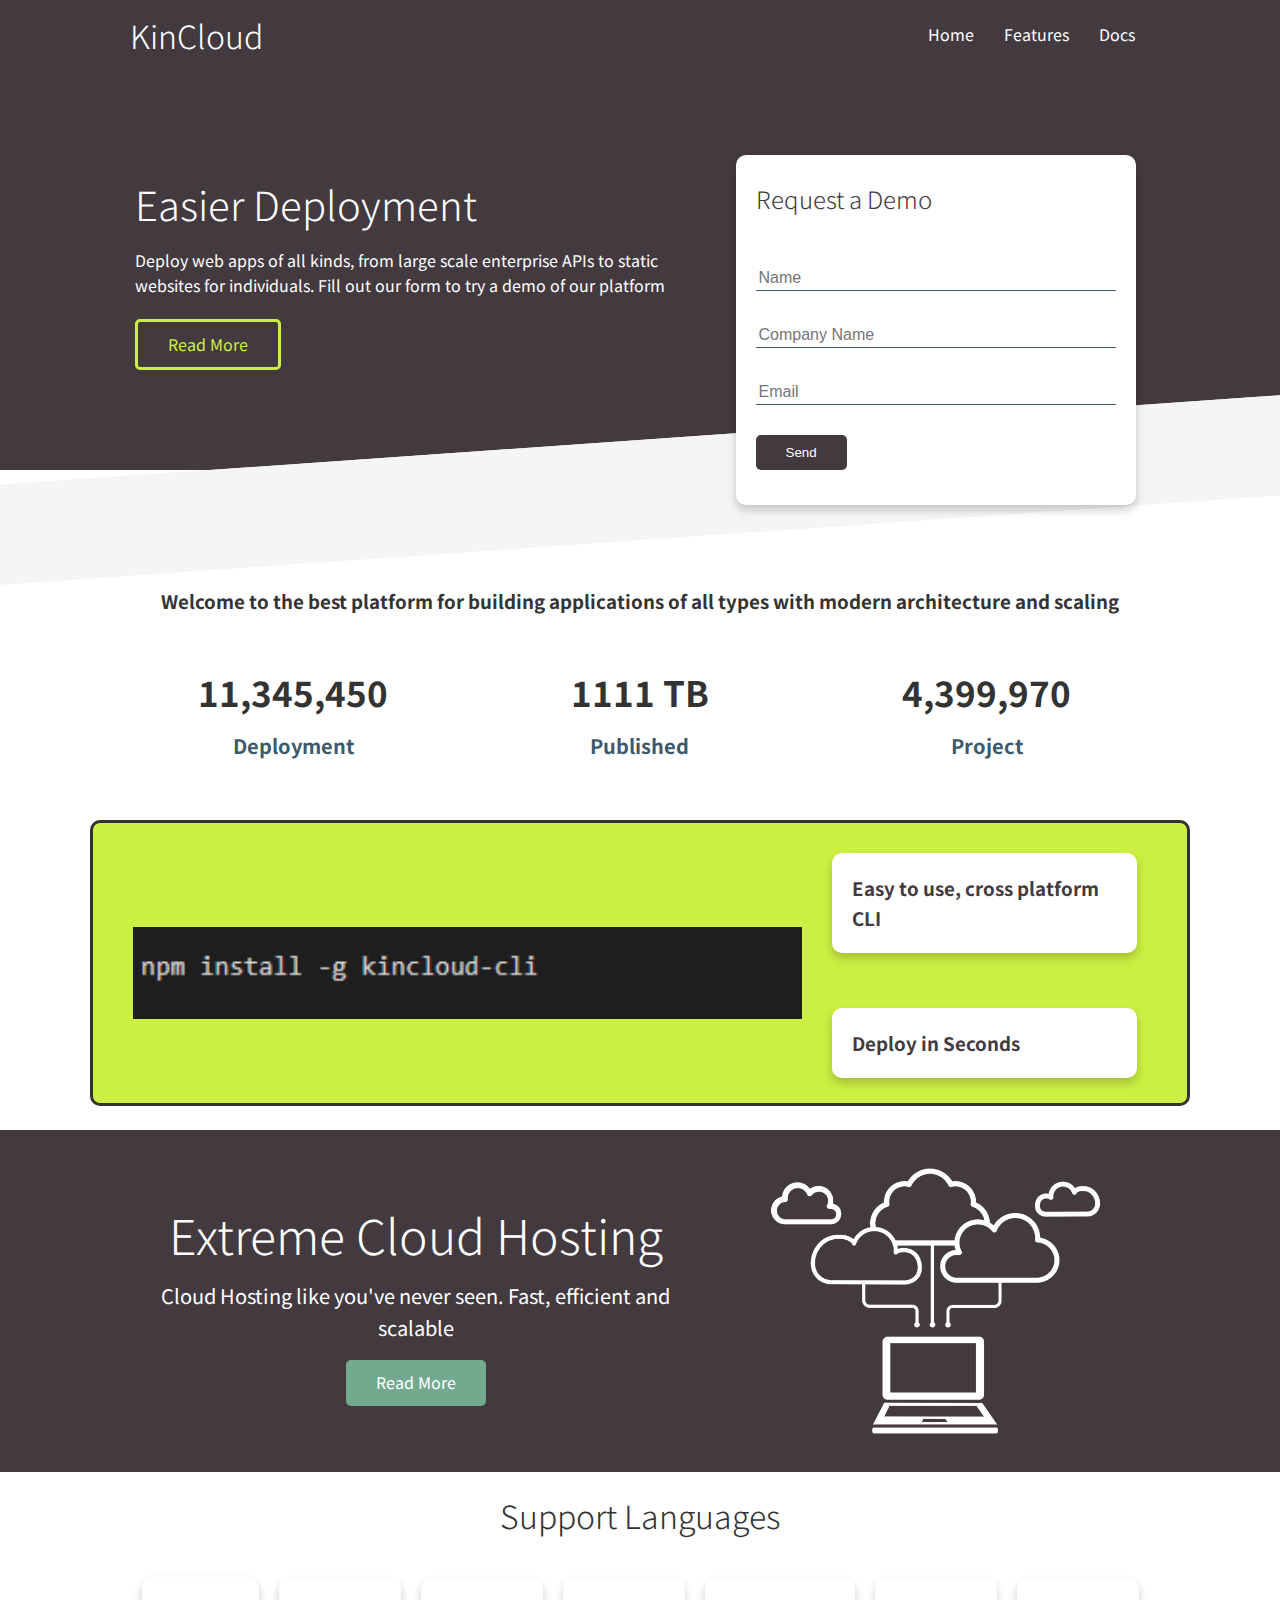
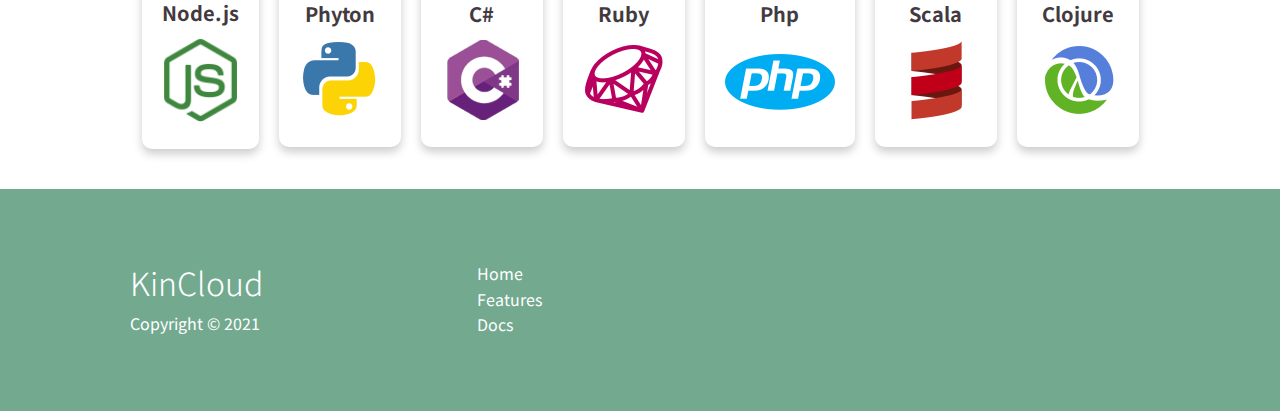
<file: index.html>
<!DOCTYPE html>
<html lang="en">
<head>
    <meta charset="UTF-8">
    <meta name="viewport" content="width=device-width, initial-scale=1.0">
    <link rel="stylesheet" href="https://cdnjs.cloudflare.com/ajax/libs/font-awesome/5.15.2/css/all.min.css"
        integrity="sha512-HK5fgLBL+xu6dm/Ii3z4xhlSUyZgTT9tuc/hSrtw6uzJOvgRr2a9jyxxT1ely+B+xFAmJKVSTbpM/CuL7qxO8w=="
        crossorigin="anonymous" />
    <link rel="stylesheet" href="./style.css">
    <link rel="stylesheet" href="./utilities.css">
    <title>KinCloud | Cloud Hosting</title>
</head>
<body>
    <!-- Navbar -->
    <div class="navbar">
        <div class="container flex">
            <h1 class="logo">KinCloud</h1>
            <nav>
                <ul>
                    <li><a href="index.html">Home</a></li>
                    <li><a href="features.html">Features</a></li>
                    <li><a href="docs.html">Docs</a></li>
                </ul>
            </nav>
        </div>
    </div>
    
    <!-- Showcase -->
    <section class="showcase">
        <div class="container grid">
            <div class="showcase-text">
                <h1>Easier Deployment</h1>
                <p>Deploy web apps of all kinds, from large scale enterprise APIs to static websites for individuals. Fill out our form to try a demo of our platform</p>
                <a href="features.html" class="btn btn-outline">Read More</a>
            </div>

            <div class="showcase-form card">
                <h2>Request a Demo</h2>
                <form name="contact" method="POST" netlify-honeypot="bot-field" data-netlify="true">
                    <input type="hidden" name="form-name" value="contact">
                    <p class="hidden">
                        <label>Don’t fill this out if you’re human: <input name="bot-field" /></label>
                    </p>
                    <div class="form-control">
                        <input type="text" name="name" placeholder="Name" required>
                    </div>
                    <div class="form-control">
                        <input type="text" name="company" placeholder="Company Name" required>
                    </div>
                    <div class="form-control">
                        <input type="email" name="email" placeholder="Email" required>
                    </div>
                    <input type="submit" value="Send" class="btn btn-primary">
                </Form>
            </div>
        </div>
    </section>

    <!-- Stats -->
    <section class="stats">
        <div class="container">
            <h3 class="stats-heading text-center my-1">
                Welcome to the best platform for building applications of all types with modern architecture and scaling
            </h3>
            <div class="grid grid-3 text-center my-4">
                <div>
                    <i class="fas fa-server fa-3x"></i>
                    <h3>11,345,450</h3>
                    <p class="text-secondary">Deployment</p>
                </div>
                <div>
                    <i class="fas fa-upload fa-3x"></i>
                    <h3>1111 TB</h3>
                    <p class="text-secondary">Published</p>
                </div>
                <div>
                    <i class="fas fa-project-diagram fa-3x"></i>
                    <h3>4,399,970</h3>
                    <p class="text-secondary">Project</p>
                </div>
            </div>
        </div>
    </section>

    <!-- Cli -->
    <section class="cli">
        <div class="container grid">
            <img src="./images/cli kinkin.PNG" alt="Cli images">
            <div class="card">
                <h3>Easy to use, cross platform CLI</h3>
            </div>
            <div class="card">
                <h3>Deploy in Seconds</h3>
            </div>
        </div>
    </section>

    <!-- Cloud Sect -->
    <section class="cloud bg-primary my-2 py-2">
        <div class="container grid">
            <div class="text-center">
                <h2 class="lg">Extreme Cloud Hosting</h2>
                <p class="lead my-1">Cloud Hosting like you've never seen. Fast, efficient and scalable</p>
                <a href="features.html" class="btn btn-dark">Read More</a>
            </div>
            <img src="./images/cloud.png" alt="Cloud Images">
        </div>
    </section>

    <!-- Languages -->
    <section class="languages">
        <h2 class="md text-center my-2">
            Support Languages
        </h2>
        <div class="container flex">
            <div class="card">
                <h4>Node.js</h4>
                <img src="./images/logos/node.png" alt="node images">
            </div>
            <div class="card">
                <h4>Phyton</h4>
                <img src="./images/logos/python.png" alt="phyton images">
            </div>
            <div class="card">
                <h4>C#</h4>
                <img src="./images/logos/csharp.png" alt="c# images">
            </div>
            <div class="card">
                <h4>Ruby</h4>
                <img src="./images/logos/ruby.png" alt="ruby images">
            </div>
            <div class="card">
                <h4>Php</h4>
                <img src="./images/logos/php.png" alt="php images">
            </div>
            <div class="card">
                <h4>Scala</h4>
                <img src="./images/logos/scala.png" alt="scala images">
            </div>
            <div class="card">
                <h4>Clojure</h4>
                <img src="./images/logos/clojure.png" alt="clojure images">
            </div>
        </div>
    </section>

    <!-- FOOTER -->
    <footer class="bg-dark py-5">
        <div class="container grid grid-3">
            <div>
                <h1>KinCloud
            </h1>
            <p>Copyright &copy; 2021</p></div>
            <nav>
                <ul>
                    <li><a href="index.html">Home</a></li>
                    <li><a href="features.html">Features</a></li>
                    <li><a href="docs.html">Docs</a></li>
                </ul>
            </nav>
            <div class="social">
                <a href="#"><i class="fab fa-github fa-2x"></i></a>
                <a href="#"><i class="fab fa-facebook fa-2x"></i></a>
                <a href="#"><i class="fab fa-instagram fa-2x"></i></a>
                <a href="#"><i class="fab fa-twitter fa-2x"></i></a>
            </div>
        </div>
    </footer>
</body>
</html>
</file>
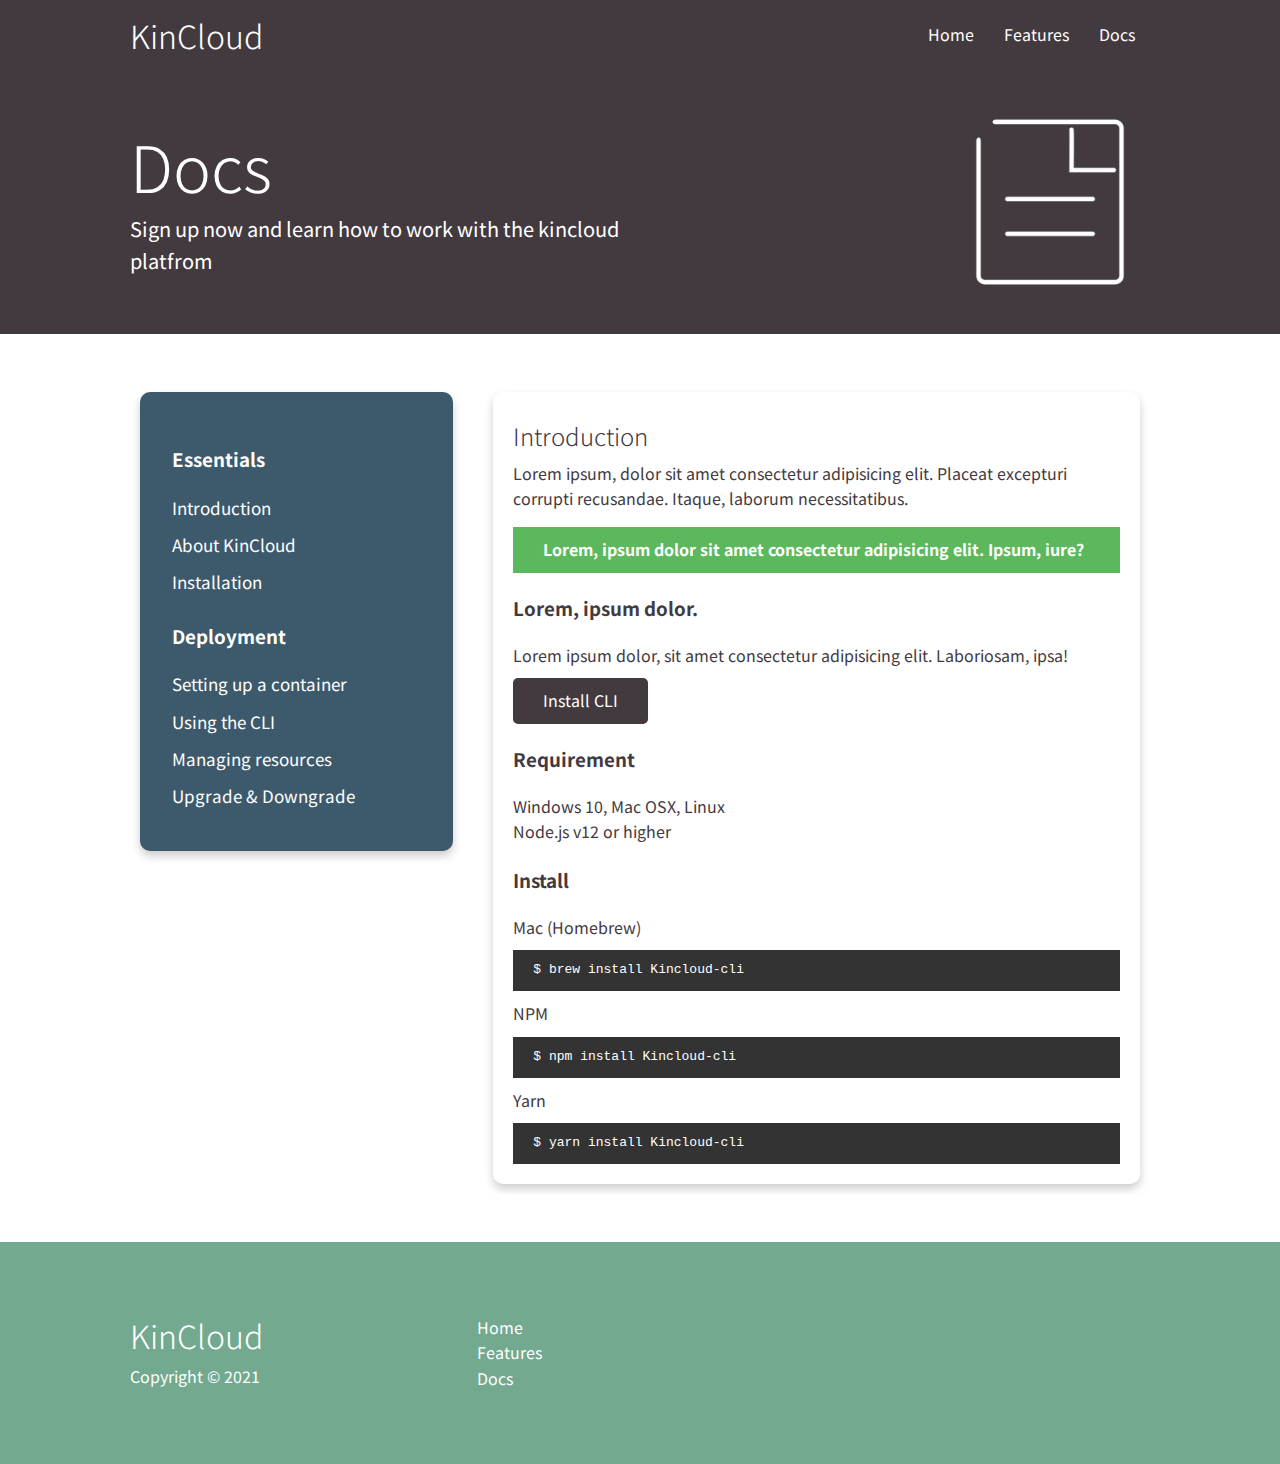
<file: docs.html>
<!DOCTYPE html>
<html lang="en">

<head>
    <meta charset="UTF-8">
    <meta name="viewport" content="width=device-width, initial-scale=1.0">
    <link rel="stylesheet" href="https://cdnjs.cloudflare.com/ajax/libs/font-awesome/5.15.2/css/all.min.css"
        integrity="sha512-HK5fgLBL+xu6dm/Ii3z4xhlSUyZgTT9tuc/hSrtw6uzJOvgRr2a9jyxxT1ely+B+xFAmJKVSTbpM/CuL7qxO8w=="
        crossorigin="anonymous" />
    <link rel="stylesheet" href="./style.css">
    <link rel="stylesheet" href="./utilities.css">
    <title>KinCloud | Cloud Hosting</title>
</head>

<body>
    <!-- Navbar -->
    <div class="navbar">
        <div class="container flex">
            <h1 class="logo">KinCloud</h1>
            <div>
                <nav>
                    <ul>
                        <li><a href="index.html">Home</a></li>
                        <li><a href="features.html">Features</a></li>
                        <li><a href="docs.html">Docs</a></li>
                    </ul>
                </nav>
            </div>
        </div>
    </div>

    <!-- HEAD AREA -->
    <section class="docs-head bg-primary py-3">
        <div class="container grid">
            <div>
                <h1 class="xl">Docs</h1>
                <p class="lead">Sign up now and learn how to work with the kincloud platfrom

                </p>
            </div>
            <img src="./images/docs.png" alt="server">
        </div>
    </section>

<!-- Docs Main  -->
<section class="docs-main my-4">
    <div class="container grid">
        <div class="card bg-secondary p-3">
            <h3 class="my-2">Essentials</h3>
                <nav>
                    <ul>
                        <li><a class="text-light" href="#">Introduction</a></li>
                        <li><a href="#" class="text-dark">About KinCloud</a></li>
                        <li><a href="#">Installation</a></li>
                    </ul>
                </nav>
                <h3 class="my-2">Deployment</h3>
                <nav>
                    <ul>
                        <li><a href="#">Setting up a container</a></li>
                        <li><a href="#">Using the CLI</a></li>
                        <li><a href="#">Managing resources</a></li>
                        <li><a href="#">Upgrade & Downgrade</a></li>
                    </ul>
                </nav>
        </div>
        <div class="card">
            <h2>Introduction</h2>
            <p>Lorem ipsum, dolor sit amet consectetur adipisicing elit. Placeat excepturi corrupti recusandae. Itaque, laborum necessitatibus.</p>
            <div class="alert alert-success">
                <i class="fas fa-info"></i>Lorem, ipsum dolor sit amet consectetur adipisicing elit. Ipsum, iure?
            </div>
            <h3>Lorem, ipsum dolor.</h3>
            <p>Lorem ipsum dolor, sit amet consectetur adipisicing elit. Laboriosam, ipsa!</p>
            <a href="#" class="btn btn-primary">Install CLI</a>
            <h3>Requirement</h3>
            <ul>
                <li>Windows 10, Mac OSX, Linux</li>
                <li>Node.js v12 or higher</li>
            </ul>

            <h3>Install</h3>
            <p>Mac (Homebrew)</p>
            <pre><code>$ brew install Kincloud-cli</code></pre>
            <p>NPM</p>
            <pre><code>$ npm install Kincloud-cli</code></pre>
            <p>Yarn</p>
            <pre><code>$ yarn install Kincloud-cli</code></pre>
        </div>
    </div>
</section>


    <!-- FOOTER -->
    <footer class="bg-dark py-5">
        <div class="container grid grid-3">
            <div>
                <h1>KinCloud
                </h1>
                <p>Copyright &copy; 2021</p>
            </div>
            <nav>
                <ul>
                    <li><a href="index.html">Home</a></li>
                    <li><a href="features.html">Features</a></li>
                    <li><a href="docs.html">Docs</a></li>
                </ul>
            </nav>
            <div class="social">
                <a href="#"><i class="fab fa-github fa-2x"></i></a>
                <a href="#"><i class="fab fa-facebook fa-2x"></i></a>
                <a href="#"><i class="fab fa-instagram fa-2x"></i></a>
                <a href="#"><i class="fab fa-twitter fa-2x"></i></a>
            </div>
        </div>
    </footer>
</body>

</html>
</file>
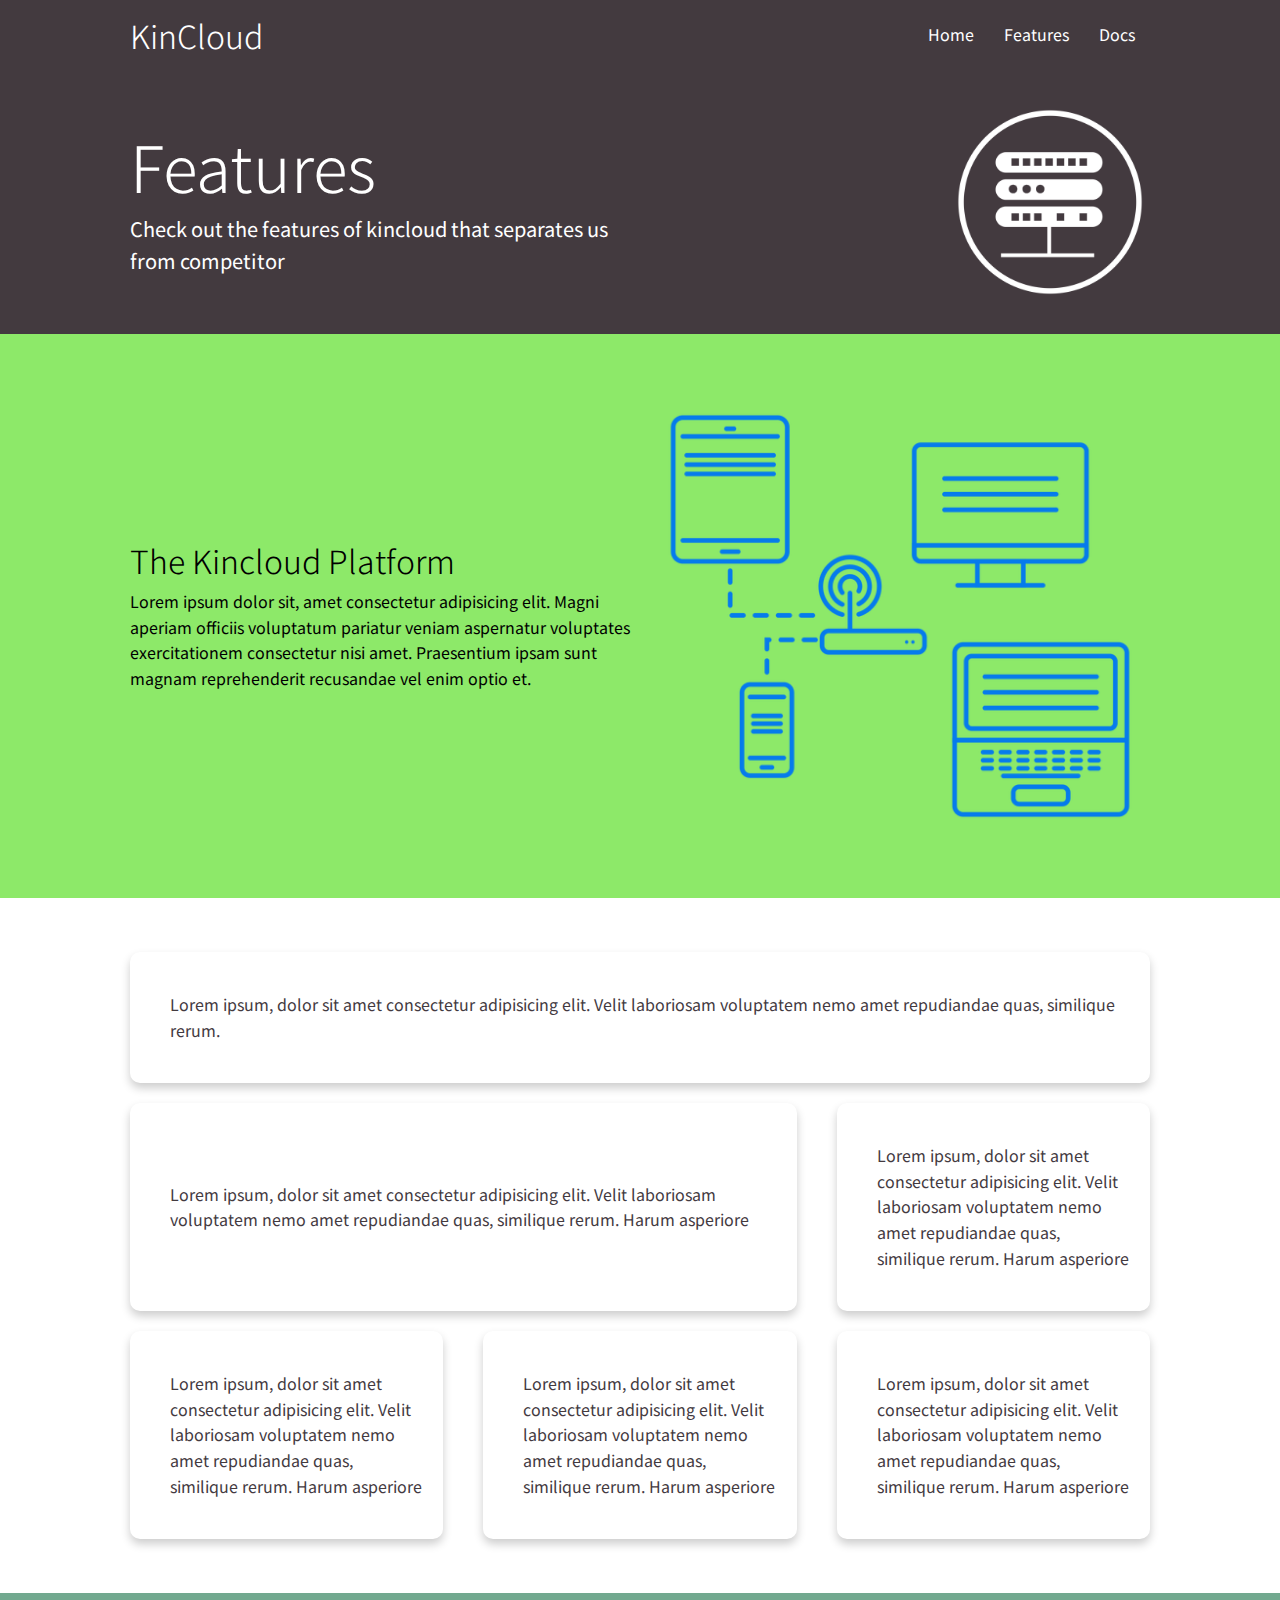
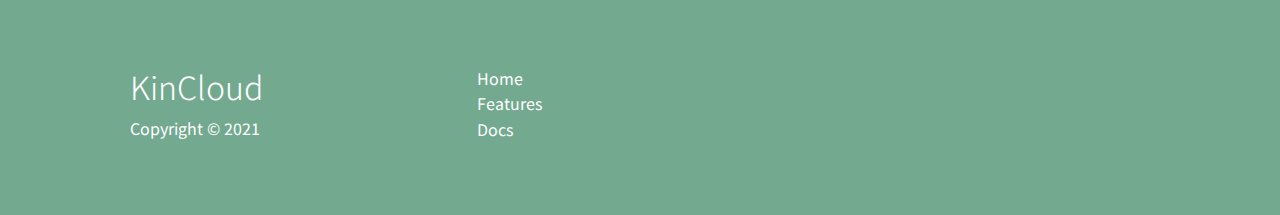
<file: features.html>
<!DOCTYPE html>
<html lang="en">

<head>
    <meta charset="UTF-8">
    <meta name="viewport" content="width=device-width, initial-scale=1.0">
    <link rel="stylesheet" href="https://cdnjs.cloudflare.com/ajax/libs/font-awesome/5.15.2/css/all.min.css"
        integrity="sha512-HK5fgLBL+xu6dm/Ii3z4xhlSUyZgTT9tuc/hSrtw6uzJOvgRr2a9jyxxT1ely+B+xFAmJKVSTbpM/CuL7qxO8w=="
        crossorigin="anonymous" />
    <link rel="stylesheet" href="./style.css">
    <link rel="stylesheet" href="./utilities.css">
    <title>KinCloud | Cloud Hosting</title>
</head>
<body>
    <!-- Navbar -->
    <div class="navbar">
        <div class="container flex">
            <h1 class="logo">KinCloud</h1>
            <nav>
                <ul>
                    <li><a href="index.html">Home</a></li>
                    <li><a href="features.html">Features</a></li>
                    <li><a href="docs.html">Docs</a></li>
                </ul>
            </nav>
        </div>
    </div>

<!-- HEAD AREA -->
<section class="features-head bg-primary py-3">
    <div class="container grid">
        <div>
            <h1 class="xl">Features</h1>
            <p class="lead">Check out the features of kincloud that separates us from competitor
            </p>
        </div>
        <img src="./images/server.png" alt="server">
    </div>
</section>

<!-- SUB-HEAD -->
<section class="features-sub-head bg-light py-3">
    <div class="container grid">
        <div>
            <h1 class="md">The Kincloud Platform</h1>
            <p>Lorem ipsum dolor sit, amet consectetur adipisicing elit. Magni aperiam officiis voluptatum pariatur veniam aspernatur voluptates exercitationem consectetur nisi amet. Praesentium ipsam sunt magnam reprehenderit recusandae vel enim optio et.
            </p>
        </div>
        <img src="./images/server2.png" alt="server">
    </div>
</section>

<!-- Main Part -->
<section class="features-main my-2">
    <div class="container grid grid-3">
        <div class="card flex">
            <i class="fas fa-server fa-3x"></i>
            <p>Lorem ipsum, dolor sit amet consectetur adipisicing elit. Velit laboriosam voluptatem nemo amet repudiandae quas, similique rerum.</p>
        </div>
        <div class="card flex">
            <i class="fas fa-database fa-3x"></i>
            <p>Lorem ipsum, dolor sit amet consectetur adipisicing elit. Velit laboriosam voluptatem nemo amet repudiandae quas,
                similique rerum. Harum asperiore</p>
        </div>
        <div class="card flex">
            <i class="fas fa-power-off fa-3x"></i>
            <p>Lorem ipsum, dolor sit amet consectetur adipisicing elit. Velit laboriosam voluptatem nemo amet repudiandae quas,
                similique rerum. Harum asperiore</p>
        </div>
        <div class="card flex">
            <i class="fas fa-upload fa-3x"></i>
            <p>Lorem ipsum, dolor sit amet consectetur adipisicing elit. Velit laboriosam voluptatem nemo amet repudiandae quas,
                similique rerum. Harum asperiore</p>
        </div><div class="card flex">
            <i class="fas fa-download fa-3x"></i>
            <p>Lorem ipsum, dolor sit amet consectetur adipisicing elit. Velit laboriosam voluptatem nemo amet repudiandae quas,
                similique rerum. Harum asperiore</p>
        </div>
        <div class="card flex">
            <i class="fas fa-laptop-code fa-3x"></i>
            <p>Lorem ipsum, dolor sit amet consectetur adipisicing elit. Velit laboriosam voluptatem nemo amet repudiandae quas,
                similique rerum. Harum asperiore</p>
        </div>
    </div>
</section>


    <!-- FOOTER -->
    <footer class="bg-dark py-5">
        <div class="container grid grid-3">
            <div>
                <h1>KinCloud
                </h1>
                <p>Copyright &copy; 2021</p>
            </div>
            <nav>
                <ul>
                    <li><a href="index.html">Home</a></li>
                    <li><a href="features.html">Features</a></li>
                    <li><a href="docs.html">Docs</a></li>
                </ul>
            </nav>
            <div class="social">
                <a href="#"><i class="fab fa-github fa-2x"></i></a>
                <a href="#"><i class="fab fa-facebook fa-2x"></i></a>
                <a href="#"><i class="fab fa-instagram fa-2x"></i></a>
                <a href="#"><i class="fab fa-twitter fa-2x"></i></a>
            </div>
        </div>
    </footer>
</body>

</html>
</file>
<file: style.css>
@import url("https://fonts.googleapis.com/css2?family=Noto+Sans+HK&display=swap");

:root {
  --primary-color: #433a3f;
  --secondary-color: #3d5a6c;
  --dark-color: #72a98f;
  --light-color: #8de969;
  --success-color: #5cb85c;
  --error-color: #d9534f;
}

* {
  box-sizing: border-box;
  padding: 0;
  margin: 0;
}
body {
  font-family: "Noto Sans HK", sans-serif;
  color: #333;
  line-height: 1.6;
}

ul {
  list-style-type: none;
}

a {
  text-decoration: none;
  color: #cbef43;
}

h1,
h2 {
  font-weight: 300;
  line-height: 1.2;
  margin: 10px 0px;
}

p {
  margin: 10px 0;
}

img {
  width: 100%;
}

code,
pre {
  background-color: #333;
  color: #fff;
  padding: 10px;
}

.hidden {
  visibility: hidden;
  height: 0;
}

/* Navbar style */

.navbar {
  background-color: var(--primary-color);
  color: white;
  height: 70px;
}

.navbar ul {
  display: flex;
}

.navbar a {
  color: white;
  padding: 10px;
  margin: 0 5px;
}

.navbar a:hover {
  border-bottom: 3px #cbef43 solid;
}

.navbar .flex {
  justify-content: space-between;
}

/* Showcase */
.showcase {
  height: 400px;
  background-color: var(--primary-color);
  color: white;
  position: relative;
}

.showcase h1 {
  font-size: 40px;
}

.showcase p {
  margin: 20px 0;
}

.showcase .grid {
  overflow: visible;
  grid-template-columns: 55% auto;
  gap: 30px;
}

.showcase-text {
  animation: slideInFromLeft 1s ease-in;
}

.showcase-form {
  position: relative;
  top: 60px;
  height: 350px;
  width: 400px;
  padding: 40px;
  z-index: 100;
  animation: slideInFromRight 1s ease-in;
}

.showcase-form .form-control {
  margin: 30px 0;
}

.showcase-form input[type="text"],
.showcase-form input[type="email"] {
  border: 0;
  border-bottom: 1px solid #3d5a6c;
  width: 100%;
  padding: 3px;
  font-size: 16px;
}

.showcase-form input:focus {
  outline: none;
}

.showcase::before,
.showcase::after {
  content: "";
  position: absolute;
  height: 100px;
  bottom: -70px;
  right: 0;
  left: 0;
  background: whitesmoke;
  transform: skewY(-4deg);
  -webkit-transform: skewY(-4deg);
  -moz-transform: skewY(-4deg);
  -ms-transform: skewY(-4deg);
}

/* Stats */
.stats {
  padding-top: 100px;
  animation: slideInFromBottom 1s ease-in;
}

.stat-heading {
  max-width: 500px;
  margin: auto;
}

.stats .grid h3 {
  font-size: 35px;
}

.stats .grid p {
  font-size: 20px;
  font-weight: bolder;
}

/* CLI */
.cli .grid {
  padding-top: 20px;
  border: solid;
  border-radius: 10px;
  background: #cbef43;
  grid-template-columns: repeat(3, 1fr);
  grid-template-rows: repeat(2, 1fr);
}

.cli .grid > *:first-child {
  grid-column: 1 / span 2;
  grid-row: 1 / span 2;
}

/* cloud */
.cloud .grid {
  grid-template-columns: 4fr 3fr;
}

/* Languages */
.languages .flex {
  flex-wrap: wrap;
}
.languages .card {
  text-align: center;
  margin: 18px 10px 40px;
  transition: transform 0.2s ease-in;
}
.languages .card h4 {
  font-size: 20px;
  margin-bottom: 10px;
}
.languages .card:hover {
  transform: translateY(-15px);
}

/* Features Styling */
.features-head img,
.docs-head img {
  width: 200px;
  justify-self: flex-end;
}

.features-subhead img {
  width: 300px;
  justify-self: flex-end;
}

.features-main .card > i {
  margin-right: 20px;
}

.features-main .grid {
  padding: 30px;
}

.features-main .grid > *:first-child {
  grid-column: 1 / span 3;
}

.features-main .grid > *:nth-child(2) {
  grid-column: 1 / span 2;
}

/* Docs styling */

.docs-main h3 {
  margin: 20px 0;
}
.docs-main .grid {
  grid-template-columns: 1fr 2fr;
  align-items: flex-start;
}

.docs-main nav li {
  font-size: 17px;
  padding-bottom: 5px;
  margin-bottom: 5px;
  border-bottom: 1px;
}

.docs-main a:hover {
  color: #8de969;
  font-weight: bold;
}

/* footer */

.footer .social a {
  margin: 0 10px;
}

/* ANIMATION */

@keyframes slideInFromLeft {
  0% {
    transform: translateX(-100%);
  }
  100% {
    transform: translateX(0);
  }
}

@keyframes slideInFromRight {
  0% {
    transform: translateX(100%);
  }
  100% {
    transform: translateX(0);
  }
}

@keyframes slideInFromTop {
  0% {
    transform: translateY(-100%);
  }
  100% {
    transform: translateY(0);
  }
}

@keyframes slideInFromBottom {
  0% {
    transform: translateY(100%);
  }
  100% {
    transform: translateY(0);
  }
}

/* /* Tablets and under * */

@media (max-width: 768px) {
  .grid,
  .showcase .grid,
  .stats .grid,
  .cli .grid,
  .cloud .grid,
  .docs-main .grid,
  .features-main .grid {
    grid-template-columns: 1fr;
    grid-template-rows: 1fr;
  }
  .showcase {
    height: auto;
  }
  .showcase-text {
    text-align: center;
    margin-top: 40px;
    animation: slideInFromTop 1s ease-in;
  }
  .showcase-form {
    justify-self: center;
    margin: auto;
    animation: slideInFromBottom 1s ease-in;
  }
  .cli .grid > *:first-child {
    grid-column: 1;
    grid-row: 1;
  }

  .features-head,
  .features-subhead,
  .docs-head {
    text-align: center;
  }

  .features-head img,
  .features-subhead img,
  .docs-head img {
    justify-self: center;
  }

  .features-main .grid > *:first-child,
  .features-main .grid > *:nth-child(2) {
    grid-column: 1;
  }
}

/* mobile */

@media (max-width: 500px) {
  .navbar {
    height: 110px;
  }
  .nafbar .flex {
    flex-direction: column;
  }
  .navbar ul {
    padding: 10px;
    background-color: rgba(0, 0, 0, 0.2);
  }
}
</file>
<file: utilities.css>
/* Utilities */

.container {
  max-width: 1100px;
  margin: 0 auto;
  overflow: auto;
  padding: 0 40px;
}

.card {
  background-color: white;
  color: #433a3f;
  border-radius: 10px;
  box-shadow: 0 5px 10px rgba(0, 0, 0, 0.2);
  padding: 20px;
  margin: 10px;
}

.btn {
  display: inline-block;
  padding: 10px 30px;
  cursor: pointer;
  background: var(--primary-color);
  color: white;
  border: none;
  border-radius: 5px;
}

.btn-outline {
  background-color: transparent;
  border: 3px #cbef43 solid;
  color: #cbef43;
}
.btn:hover {
  transform: scale(0.9);
}

/* background and colored buttons*/
.bg-primary,
.btn-primary {
  background-color: var(--primary-color);
  color: white;
}
.bg-secondary,
.btn-secondary {
  background-color: var(--secondary-color);
  color: white;
}
.bg-dark,
.btn-dark {
  background-color: var(--dark-color);
  color: white;
}
.bg-light,
.btn-light {
  background-color: var(--light-color);
  color: black;
}

.bg-primary a,
.bg-secondary a,
.bg-dark a,
.bg-light a,
.btn-secondary a {
  color: #fff;
}
.btn-dark a {
  color: #fff;
}

/* Text Color */

.text-primary {
  color: var(--primary-color);
}
.text-secondary {
  color: var(--secondary-color);
}
.text-dark {
  color: var(--dark-color);
}
.text-light {
  color: var(--light-color);
}

/* Text Sizes */
.lead {
  font-size: 20px;
}

.sm {
  font-size: 1rem;
}
.md {
  font-size: 2rem;
}
.lg {
  font-size: 3rem;
}
.xl {
  font-size: 4rem;
}

.text-center {
  text-align: center;
}

/* ALERT AND CODE DOCS */
.alert {
  background-color: var(--light-color);
  padding: 10px 20px;
  font-weight: bold;
  margin: 15px 0;
}

.alert i {
  margin-right: 10px;
}

.alert-success {
  background-color: var(--success-color);
  color: #ffffff;
}

.alert-error {
  background-color: var(--error-color);
  color: #ffffff;
}

.flex {
  display: flex;
  justify-content: center;
  align-items: center;
  height: 100%;
}

.grid {
  display: grid;
  grid-template-columns: repeat(2, 1fr);
  gap: 20px;
  justify-content: center;
  align-items: center;
  height: 100%;
}
.grid-3 {
  grid-template-columns: repeat(3, 1fr);
}

/* Margin */

.my-1 {
  margin: 1rem 0;
}

.my-2 {
  margin: 1.5rem 0;
}

.my-3 {
  margin: 2rem 0;
}

.my-4 {
  margin: 3rem 0;
}

.my-5 {
  margin: 4rem 0;
}

.m-1 {
  margin: 1rem;
}

.m-2 {
  margin: 1.5rem;
}

.m-3 {
  margin: 2rem;
}

.m-4 {
  margin: 3rem;
}

.m-5 {
  margin: 4rem;
}

/* padding */

.py-1 {
  padding: 1rem 0;
}

.py-2 {
  padding: 1.5rem 0;
}

.py-3 {
  padding: 2rem 0;
}

.py-4 {
  padding: 3rem 0;
}

.py-5 {
  padding: 4rem 0;
}

.p-1 {
  padding: 1rem;
}

.p-2 {
  padding: 1.5rem;
}

.p-3 {
  padding: 2rem;
}

.p-4 {
  padding: 3rem;
}

.p-5 {
  padding: 4rem;
}
</file>
